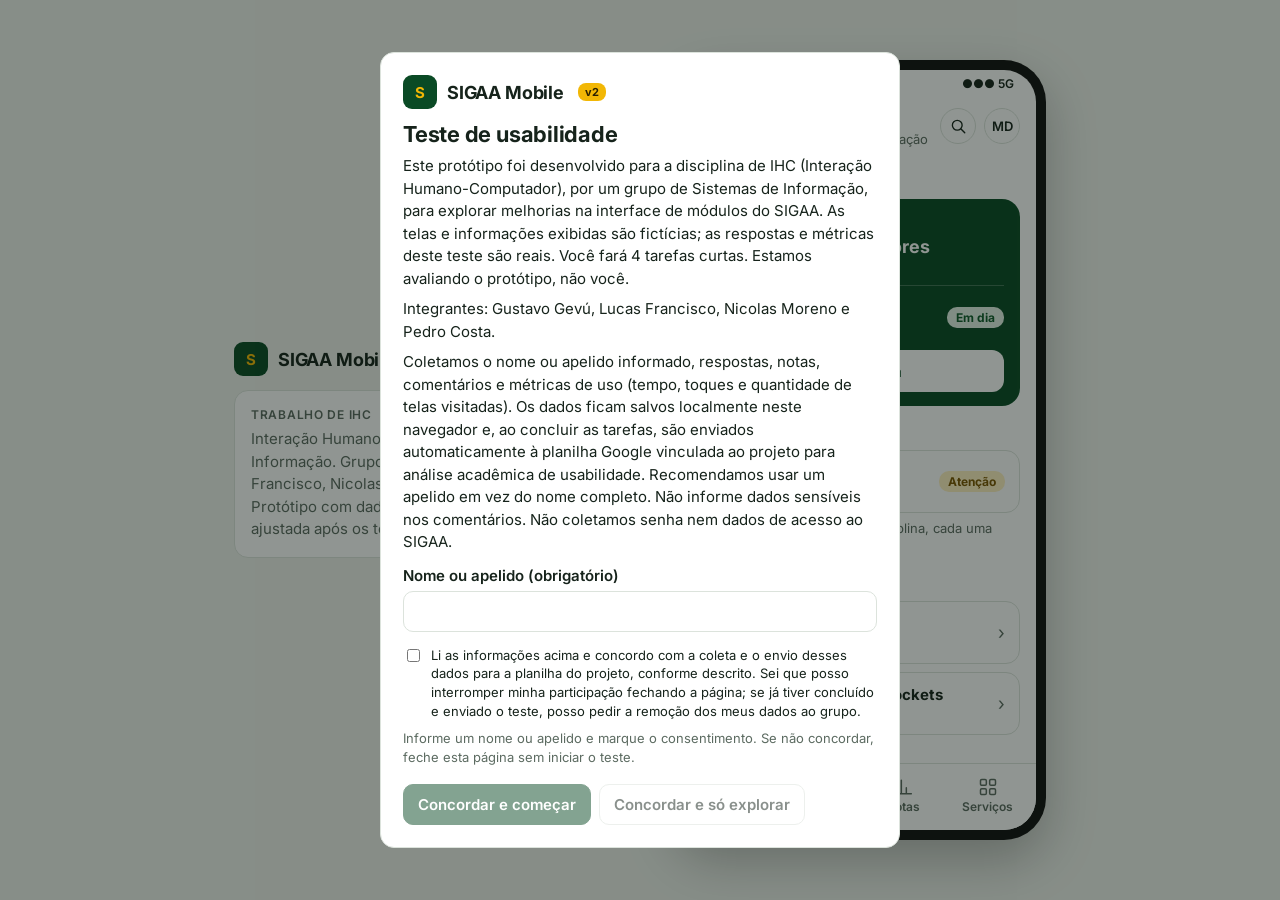
<file: index.html>
<!doctype html>
<html lang="pt-BR">
<head>
<meta charset="utf-8">
<meta name="viewport" content="width=device-width,initial-scale=1,viewport-fit=cover">
<title>SIGAA Mobile v2</title>
<link rel="stylesheet" href="https://fonts.googleapis.com/css2?family=Inter:wght@400;500;600;700&display=swap">
<link rel="stylesheet" href="assets/css/app.css">
</head>
<body>


<div class="shell">
  <aside class="side" id="side"></aside>
  <div class="stage"><div class="phone"><div class="screen" id="screen"></div></div></div>
</div>
<div id="modal"></div>

<script src="assets/js/sheets-config.js"></script>
<script src="assets/js/app.js" defer></script>

</body>
</html>
</file>
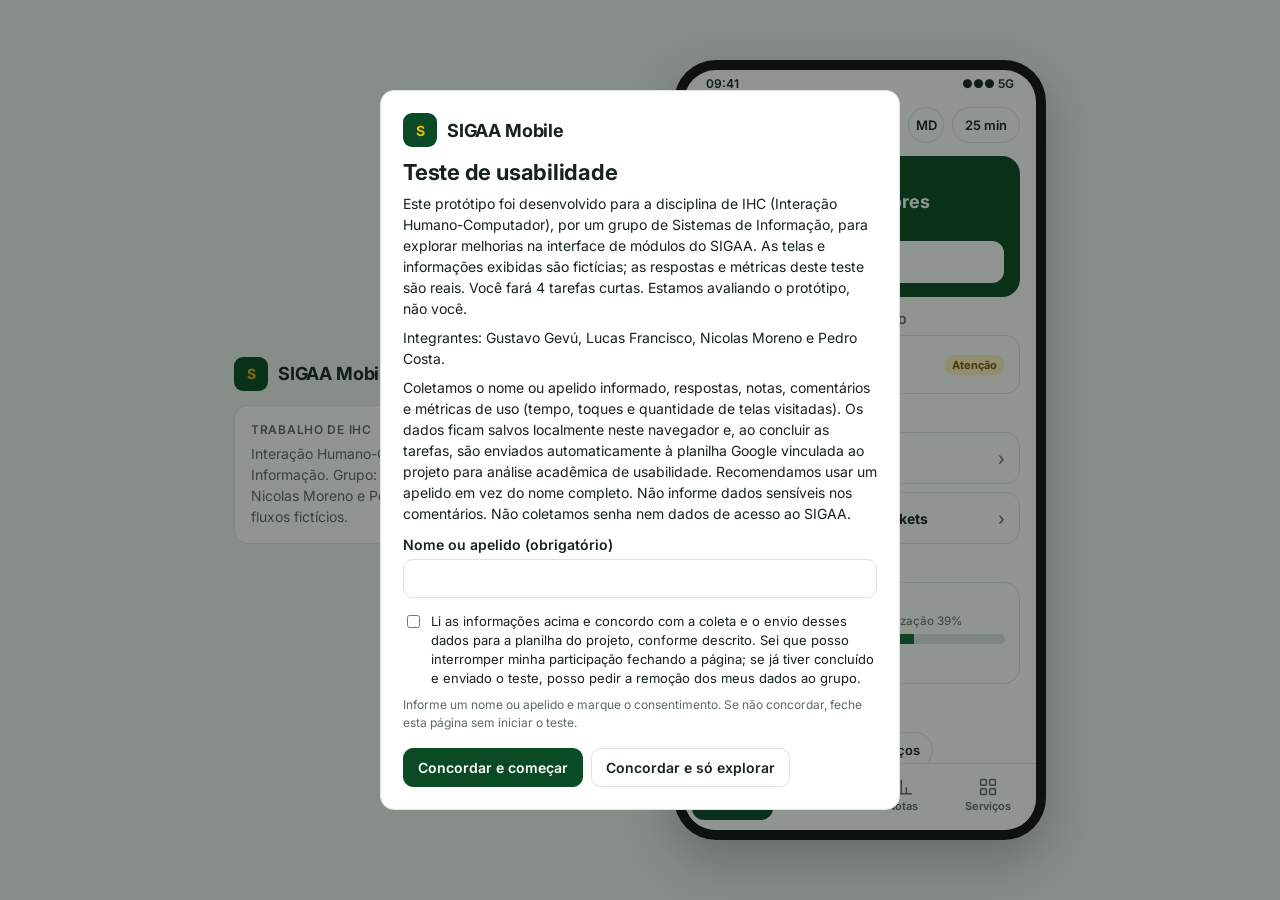
<file: v1/index.html>
<!doctype html>
<html lang="pt-BR">
<head>
<meta charset="utf-8">
<meta name="viewport" content="width=device-width,initial-scale=1,viewport-fit=cover">
<title>SIGAA Mobile v1 (protótipo testado)</title>
<link rel="stylesheet" href="https://fonts.googleapis.com/css2?family=Inter:wght@400;500;600;700&display=swap">
<link rel="stylesheet" href="assets/css/app.css">
</head>
<body>


<div class="shell">
  <aside class="side" id="side"></aside>
  <div class="stage"><div class="phone"><div class="screen" id="screen"></div></div></div>
</div>
<div id="modal"></div>

<script src="assets/js/sheets-config.js"></script>
<script src="assets/js/app.js" defer></script>

</body>
</html>
</file>
<file: assets/css/app.css>
[hidden]{display:none!important}

/* Layout: painel do facilitador à esquerda, celular à direita; no celular só a barra de tarefa e o app. */
:root{
  --bg:#EEF1EC; --panel:#FFFFFF; --ink:#16231B; --mute:#5C6B61; --line:#DCE3DC;
  --green:#0A4A25; --green2:#0F6B34; --gold:#F2B705; --goldsoft:#FFF3CC;
  --ok-bg:#E2F1E6; --ok-fg:#0F5A2B; --warn-bg:#FFF0C2; --warn-fg:#7A5600; --bad-bg:#F9DFD7; --bad-fg:#8E2A12;
  --app:#FFFFFF; --app2:#F4F6F3; --on-green:#FFFFFF; --on-green2:#D5E8DB; --shade:rgba(10,20,14,.45);
  color-scheme:light;--font:'Inter',system-ui,-apple-system,'Segoe UI',Roboto,sans-serif;
}
*{box-sizing:border-box}
html,body{height:100%}
body{margin:0;background:var(--bg);color:var(--ink);font-family:var(--font);font-size:15px;
  padding-block:0;padding-left:max(16px,env(safe-area-inset-left,0px));padding-right:max(16px,env(safe-area-inset-right,0px))}
button{font:inherit;color:inherit;cursor:pointer}
:focus-visible{outline:3px solid var(--gold);outline-offset:2px}
.shell{height:100%;display:grid;grid-template-columns:minmax(300px,400px) auto;gap:40px;justify-content:center;align-items:center;padding-block:20px}
.side{display:flex;flex-direction:column;gap:14px;min-width:0}
.brand{display:flex;align-items:center;gap:10px}
.brand b{font-size:18px;letter-spacing:-.01em}
.logo{width:34px;height:34px;border-radius:9px;background:var(--green);display:grid;place-items:center;color:var(--gold);font-weight:700}
.card{background:var(--panel);border:1px solid var(--line);border-radius:14px;padding:16px;min-width:0}
.card h3{margin:0 0 6px;font-size:12px;letter-spacing:.06em;text-transform:uppercase;color:var(--mute);font-weight:600}
.muted{color:var(--mute)}
.btn{border:1px solid var(--line);background:var(--panel);border-radius:10px;padding:10px 14px;font-weight:600}
.btn.pri{background:var(--green);border-color:var(--green);color:var(--on-green)}
.btn.gold{background:var(--gold);border-color:var(--gold);color:#2A2000}
.btn.sm{padding:6px 10px;font-size:13px}
.row{display:flex;gap:8px;flex-wrap:wrap;align-items:center}
.task-n{font-size:12px;font-weight:700;color:var(--green2);letter-spacing:.04em;text-transform:uppercase}
.task-t{font-size:16px;font-weight:600;line-height:1.35;margin:4px 0 12px}
.timer{font-variant-numeric:tabular-nums;font-weight:700}
.stars{display:flex;gap:6px}
.stars button{width:44px;height:44px;border-radius:10px;border:1px solid var(--line);background:var(--panel);font-weight:700;font-size:16px}
.stars button[aria-pressed=true]{background:var(--green);color:#fff;border-color:var(--green)}
input[type=text],input[type=number],textarea{font:inherit;width:100%;padding:10px 12px;border-radius:10px;border:1px solid var(--line);background:var(--app);color:var(--ink)}
.tog{display:flex;align-items:center;gap:8px;font-size:13px}
table{border-collapse:collapse;width:100%;font-size:13px}
th,td{padding:6px 8px;border-bottom:1px solid var(--line);text-align:left;vertical-align:top}
.scroll-x{overflow-x:auto}
.prog{height:6px;border-radius:3px;background:var(--line);overflow:hidden}.prog i{display:block;height:100%;background:var(--green2)}

/* ---------- celular ---------- */
.phone{width:372px;height:min(780px,calc(100dvh - 40px));background:#111;border-radius:42px;padding:10px;box-shadow:0 20px 50px rgba(0,0,0,.25)}
.screen{position:relative;height:100%;background:var(--app);border-radius:32px;overflow:hidden;display:flex;flex-direction:column;color:var(--ink)}
.sbar{height:26px;display:flex;justify-content:space-between;align-items:center;padding:0 22px;font-size:12px;font-weight:600;flex:none;color:var(--ink)}
.sbar.dark{background:var(--green);color:var(--on-green)}
.body{flex:1;min-height:0;overflow-y:auto;overscroll-behavior:contain;position:relative}
.pad{padding:6px 16px 18px}
.hd{display:flex;align-items:center;justify-content:space-between;padding:8px 16px 4px;gap:8px}
.hd h1{margin:0;font-size:22px;letter-spacing:-.02em;line-height:1.15}
.hd small{display:block;color:var(--mute);font-size:13px;margin-top:2px}
.pill{border:1px solid var(--line);background:var(--app);border-radius:18px;min-height:36px;padding:0 12px;font-weight:600;font-size:13px;display:inline-flex;align-items:center;gap:6px}
.pill.avatar{width:36px;padding:0;justify-content:center}
.sec{font-size:13px;color:var(--ink);font-weight:700;margin:20px 0 8px}
.item{display:flex;align-items:center;gap:10px;width:100%;text-align:left;background:var(--app);border:1px solid var(--line);border-radius:14px;padding:12px 14px;min-height:52px;margin-bottom:8px}
.item .grow{flex:1;min-width:0}
.item b{display:block;font-size:15px}
.item span.s{display:block;font-size:13px;color:var(--mute);margin-top:2px}
.chev{color:var(--mute);font-size:18px}
.chip{font-size:12px;font-weight:700;border-radius:10px;padding:3px 9px;white-space:nowrap}
.chip.ok{background:var(--ok-bg);color:var(--ok-fg)}.chip.warn{background:var(--warn-bg);color:var(--warn-fg)}.chip.bad{background:var(--bad-bg);color:var(--bad-fg)}.chip.neutral{background:var(--app2);color:var(--mute)}.chip.new{background:var(--app);color:var(--green);border:1.5px solid var(--green2)}.chip.new::before{content:'';display:inline-block;width:7px;height:7px;border-radius:50%;background:var(--green2);margin-right:5px;vertical-align:1px}
.hero{background:var(--green);color:var(--on-green);border-radius:18px;padding:14px 16px}
.hero small{color:var(--on-green2);font-size:13px;font-weight:600}
.hero h2{margin:4px 0 2px;font-size:18px}
.hero .w{display:flex;justify-content:space-between;align-items:center;gap:8px}
.hero button{margin-top:12px;width:100%;min-height:42px;border-radius:12px;border:0;background:#fff;color:var(--green);font-weight:700}
.big{font-size:46px;font-weight:700;letter-spacing:-.03em;line-height:1}
.bar{height:10px;border-radius:5px;background:var(--line);overflow:hidden;margin:10px 0 6px}.bar i{display:block;height:100%;background:var(--green2)}
.bar.warn i{background:var(--gold)}
.box{background:var(--app);border:1px solid var(--line);border-radius:16px;padding:14px;margin-bottom:10px}
.tabs{display:flex;gap:6px;padding:8px 12px 6px;background:var(--green)}
.tabs button{flex:1;min-height:40px;border-radius:12px;border:0;background:transparent;color:var(--on-green2);font-weight:600;font-size:13px;display:inline-flex;align-items:center;justify-content:center;gap:5px}
.tabs button[aria-selected=true]{background:#fff;color:var(--green)}
.thead{background:var(--green);color:var(--on-green);padding:6px 12px 8px;display:flex;align-items:center;gap:8px}
.thead .t{flex:1;min-width:0}.thead small{display:block;font-size:12px;color:var(--on-green2)}.thead b{display:block;font-size:16px;white-space:nowrap;overflow:hidden;text-overflow:ellipsis}
.ib{width:40px;height:40px;border-radius:12px;border:0;background:rgba(255,255,255,.16);color:#fff;font-size:20px;display:grid;place-items:center;flex:none}
.back{width:40px;height:40px;border-radius:12px;border:1px solid var(--line);background:var(--app);font-size:20px;display:grid;place-items:center;flex:none}
.tabbar{flex:none;display:grid;grid-template-columns:repeat(4,1fr);gap:4px;padding:6px 8px 10px;border-top:1px solid var(--line);background:var(--app)}
.tabbar button{border:0;background:transparent;border-radius:12px;min-height:50px;display:flex;flex-direction:column;align-items:center;justify-content:center;gap:2px;font-size:12px;font-weight:600;color:var(--mute)}
.tabbar button[aria-current=page]{background:var(--green);color:var(--on-green)}
.tabbar svg{width:20px;height:20px;stroke:currentColor;fill:none;stroke-width:1.8;stroke-linecap:round;stroke-linejoin:round}
.search{display:flex;align-items:center;gap:8px;border:1px solid var(--line);border-radius:14px;background:var(--app);padding:0 12px;min-height:46px}
.search input{border:0;background:transparent;padding:10px 0;outline:none;font:inherit;color:inherit;width:100%}
.toast{position:absolute;left:16px;right:16px;bottom:78px;background:#1E2A23;color:#fff;border-radius:12px;padding:12px 14px;font-size:13px;font-weight:500;box-shadow:0 8px 24px rgba(0,0,0,.3);animation:up .2s ease-out;z-index:30}
@keyframes up{from{transform:translateY(8px);opacity:0}to{transform:none;opacity:1}}
.shade{position:absolute;inset:0;background:var(--shade);z-index:20}
.sheet{position:absolute;left:0;right:0;bottom:0;background:var(--app);border-radius:24px 24px 0 0;padding:18px 18px 22px;z-index:21;animation:up .22s ease-out}
.sheet h2{margin:0 0 10px;font-size:20px}
.sheet .btn{width:100%;margin-top:8px;min-height:48px;border-radius:14px}
.sheet .btn.ghost{margin-top:22px;border:0;background:transparent;font-weight:500;color:var(--mute);text-decoration:underline}
.sk{border-radius:12px;background:linear-gradient(90deg,var(--app2),var(--line),var(--app2));background-size:200% 100%;animation:sh 1.1s linear infinite}
/* v2 */
.note{font-size:13px;color:var(--mute);line-height:1.45;margin-top:6px}
.boxt{display:block;font-size:15px}
.box.soft{background:var(--app2);border-color:transparent}
.item.static{cursor:default;background:var(--app2);border-color:transparent;min-height:48px}
.bar.warn i{background:var(--gold)}.bar.bad i{background:#B3391B}
.dot{min-width:18px;height:18px;border-radius:9px;background:var(--gold);color:#2A2000;font-size:11px;font-weight:700;display:inline-grid;place-items:center;padding:0 5px}
.pill svg{width:18px;height:18px;stroke:currentColor;fill:none;stroke-width:1.8;stroke-linecap:round;stroke-linejoin:round}
.sess{display:inline-flex;margin:2px 0 4px}
.btn.wide{width:100%;min-height:48px;border-radius:14px}
.btn.ghost{border-color:transparent;background:transparent;text-decoration:underline;font-weight:500}
.btn[disabled]{opacity:.5;cursor:default}
.ok-mark{width:56px;height:56px;border-radius:50%;background:var(--ok-bg);color:var(--ok-fg);display:grid;place-items:center;font-size:28px;font-weight:700;margin:0 auto 14px}
.faq-a{padding:0 4px 12px}
.ver{font-size:11px;font-weight:700;background:var(--gold);color:#2A2000;border-radius:8px;padding:2px 7px;margin-left:4px}
@keyframes sh{to{background-position:-200% 0}}
.empty{text-align:center;color:var(--mute);padding:28px 10px}
.topic{background:var(--app);border:1px solid var(--line);border-radius:16px;padding:12px;margin-bottom:10px}
.topic .d{font-size:13px;color:var(--mute);font-weight:600}
.topic h4{margin:2px 0 8px;font-size:14px;line-height:1.3}
.file{display:flex;justify-content:space-between;align-items:center;width:100%;min-height:42px;border-radius:10px;border:1px solid var(--line);background:var(--app2);padding:0 12px;margin-top:6px;text-align:left;font-weight:500}
.kv{display:flex;justify-content:space-between;padding:9px 0;border-bottom:1px solid var(--line);font-size:14px}.kv:last-child{border:0}
.semp{display:flex;gap:8px;margin:6px 0 12px}
.semp button{min-height:38px;padding:0 14px;border-radius:19px;border:1px solid var(--line);background:var(--app);font-weight:600}
.semp button[aria-pressed=true]{background:var(--green);color:#fff;border-color:var(--green)}
.nota-g{display:grid;grid-template-columns:repeat(4,1fr);gap:6px;margin-top:10px}
.nota-g div{background:var(--app2);border-radius:10px;padding:6px 8px;font-size:12px;color:var(--mute)}.nota-g b{display:block;color:var(--ink);font-size:15px}

/* ---------- intro / resultados ---------- */
.modal{position:fixed;inset:0;background:var(--shade);display:grid;place-items:center;z-index:100;padding:16px}
.modal .card{max-width:520px;width:100%;max-height:92dvh;overflow:auto;padding:22px}
.modal h2{margin:0 0 8px;font-size:22px;letter-spacing:-.01em}
.modal p{line-height:1.5;margin:8px 0}

@media (max-width:820px){
  .shell{grid-template-columns:1fr;grid-template-rows:auto 1fr;gap:10px;padding-block:8px;align-items:stretch}
  .side .brand,.side .desk{display:none}
  .phone{width:100%;height:100%;min-height:0;padding:0;border-radius:0;background:transparent;box-shadow:none}
  .screen{border-radius:18px;border:1px solid var(--line)}
  .stage{min-height:0}
}
@media (min-width:821px){.shell{grid-template-rows:auto}}
@media (prefers-reduced-motion:reduce){*{animation:none!important}}
</file>
<file: v1/assets/css/app.css>
[hidden]{display:none!important}

/* Layout: painel do facilitador à esquerda, celular à direita; no celular só a barra de tarefa e o app. */
:root{
  --bg:#EEF1EC; --panel:#FFFFFF; --ink:#16231B; --mute:#5C6B61; --line:#DCE3DC;
  --green:#0A4A25; --green2:#0F6B34; --gold:#F2B705; --goldsoft:#FFF3CC;
  --ok-bg:#E2F1E6; --ok-fg:#0F5A2B; --warn-bg:#FFF0C2; --warn-fg:#7A5600; --bad-bg:#F9DFD7; --bad-fg:#8E2A12;
  --app:#FFFFFF; --app2:#F4F6F3; --on-green:#FFFFFF; --on-green2:#D5E8DB; --shade:rgba(10,20,14,.45);
  color-scheme:light;--font:'Inter',system-ui,-apple-system,'Segoe UI',Roboto,sans-serif;
}
*{box-sizing:border-box}
html,body{height:100%}
body{margin:0;background:var(--bg);color:var(--ink);font-family:var(--font);font-size:14px;
  padding-block:0;padding-left:max(16px,env(safe-area-inset-left,0px));padding-right:max(16px,env(safe-area-inset-right,0px))}
button{font:inherit;color:inherit;cursor:pointer}
:focus-visible{outline:3px solid var(--gold);outline-offset:2px}
.shell{height:100%;display:grid;grid-template-columns:minmax(300px,400px) auto;gap:40px;justify-content:center;align-items:center;padding-block:20px}
.side{display:flex;flex-direction:column;gap:14px;min-width:0}
.brand{display:flex;align-items:center;gap:10px}
.brand b{font-size:18px;letter-spacing:-.01em}
.logo{width:34px;height:34px;border-radius:9px;background:var(--green);display:grid;place-items:center;color:var(--gold);font-weight:700}
.card{background:var(--panel);border:1px solid var(--line);border-radius:14px;padding:16px;min-width:0}
.card h3{margin:0 0 6px;font-size:12px;letter-spacing:.06em;text-transform:uppercase;color:var(--mute);font-weight:600}
.muted{color:var(--mute)}
.btn{border:1px solid var(--line);background:var(--panel);border-radius:10px;padding:10px 14px;font-weight:600}
.btn.pri{background:var(--green);border-color:var(--green);color:var(--on-green)}
.btn.gold{background:var(--gold);border-color:var(--gold);color:#2A2000}
.btn.sm{padding:6px 10px;font-size:13px}
.row{display:flex;gap:8px;flex-wrap:wrap;align-items:center}
.task-n{font-size:12px;font-weight:700;color:var(--green2);letter-spacing:.04em;text-transform:uppercase}
.task-t{font-size:16px;font-weight:600;line-height:1.35;margin:4px 0 12px}
.timer{font-variant-numeric:tabular-nums;font-weight:700}
.stars{display:flex;gap:6px}
.stars button{width:44px;height:44px;border-radius:10px;border:1px solid var(--line);background:var(--panel);font-weight:700;font-size:16px}
.stars button[aria-pressed=true]{background:var(--green);color:#fff;border-color:var(--green)}
input[type=text],input[type=number],textarea{font:inherit;width:100%;padding:10px 12px;border-radius:10px;border:1px solid var(--line);background:var(--app);color:var(--ink)}
.tog{display:flex;align-items:center;gap:8px;font-size:13px}
table{border-collapse:collapse;width:100%;font-size:13px}
th,td{padding:6px 8px;border-bottom:1px solid var(--line);text-align:left;vertical-align:top}
.scroll-x{overflow-x:auto}
.prog{height:6px;border-radius:3px;background:var(--line);overflow:hidden}.prog i{display:block;height:100%;background:var(--green2)}

/* ---------- celular ---------- */
.phone{width:372px;height:min(780px,calc(100dvh - 40px));background:#111;border-radius:42px;padding:10px;box-shadow:0 20px 50px rgba(0,0,0,.25)}
.screen{position:relative;height:100%;background:var(--app);border-radius:32px;overflow:hidden;display:flex;flex-direction:column;color:var(--ink)}
.sbar{height:26px;display:flex;justify-content:space-between;align-items:center;padding:0 22px;font-size:12px;font-weight:600;flex:none;color:var(--ink)}
.sbar.dark{background:var(--green);color:var(--on-green)}
.body{flex:1;min-height:0;overflow-y:auto;overscroll-behavior:contain;position:relative}
.pad{padding:6px 16px 18px}
.hd{display:flex;align-items:center;justify-content:space-between;padding:8px 16px 4px;gap:8px}
.hd h1{margin:0;font-size:22px;letter-spacing:-.02em;line-height:1.15}
.hd small{display:block;color:var(--mute);font-size:12px;margin-top:2px}
.pill{border:1px solid var(--line);background:var(--app);border-radius:18px;min-height:36px;padding:0 12px;font-weight:600;font-size:13px;display:inline-flex;align-items:center;gap:6px}
.pill.avatar{width:36px;padding:0;justify-content:center}
.sec{font-size:11px;letter-spacing:.07em;text-transform:uppercase;color:var(--mute);font-weight:700;margin:16px 0 8px}
.item{display:flex;align-items:center;gap:10px;width:100%;text-align:left;background:var(--app);border:1px solid var(--line);border-radius:14px;padding:12px 14px;min-height:52px;margin-bottom:8px}
.item .grow{flex:1;min-width:0}
.item b{display:block;font-size:14px}
.item span.s{display:block;font-size:12px;color:var(--mute);margin-top:1px}
.chev{color:var(--mute);font-size:18px}
.chip{font-size:11px;font-weight:700;border-radius:10px;padding:3px 8px;white-space:nowrap}
.chip.ok{background:var(--ok-bg);color:var(--ok-fg)}.chip.warn{background:var(--warn-bg);color:var(--warn-fg)}.chip.bad{background:var(--bad-bg);color:var(--bad-fg)}.chip.neutral{background:var(--app2);color:var(--mute)}.chip.new{background:var(--gold);color:#2A2000}
.hero{background:var(--green);color:var(--on-green);border-radius:18px;padding:14px 16px}
.hero small{color:var(--on-green2);font-size:11px;letter-spacing:.05em;text-transform:uppercase;font-weight:600}
.hero h2{margin:4px 0 2px;font-size:18px}
.hero .w{display:flex;justify-content:space-between;align-items:center;gap:8px}
.hero button{margin-top:12px;width:100%;min-height:42px;border-radius:12px;border:0;background:#fff;color:var(--green);font-weight:700}
.big{font-size:46px;font-weight:700;letter-spacing:-.03em;line-height:1}
.bar{height:10px;border-radius:5px;background:var(--line);overflow:hidden;margin:10px 0 6px}.bar i{display:block;height:100%;background:var(--green2)}
.bar.warn i{background:var(--gold)}
.box{background:var(--app);border:1px solid var(--line);border-radius:16px;padding:14px;margin-bottom:10px}
.tabs{display:flex;gap:6px;padding:8px 12px 6px;background:var(--green)}
.tabs button{flex:1;min-height:36px;border-radius:12px;border:0;background:transparent;color:var(--on-green2);font-weight:600;font-size:12.5px}
.tabs button[aria-selected=true]{background:#fff;color:var(--green)}
.thead{background:var(--green);color:var(--on-green);padding:6px 12px 8px;display:flex;align-items:center;gap:8px}
.thead .t{flex:1;min-width:0}.thead small{display:block;font-size:11px;color:var(--on-green2)}.thead b{display:block;font-size:16px;white-space:nowrap;overflow:hidden;text-overflow:ellipsis}
.ib{width:40px;height:40px;border-radius:12px;border:0;background:rgba(255,255,255,.16);color:#fff;font-size:20px;display:grid;place-items:center;flex:none}
.back{width:40px;height:40px;border-radius:12px;border:1px solid var(--line);background:var(--app);font-size:20px;display:grid;place-items:center;flex:none}
.tabbar{flex:none;display:grid;grid-template-columns:repeat(4,1fr);gap:4px;padding:6px 8px 10px;border-top:1px solid var(--line);background:var(--app)}
.tabbar button{border:0;background:transparent;border-radius:12px;min-height:50px;display:flex;flex-direction:column;align-items:center;justify-content:center;gap:2px;font-size:11px;font-weight:600;color:var(--mute)}
.tabbar button[aria-current=page]{background:var(--green);color:var(--on-green)}
.tabbar svg{width:20px;height:20px;stroke:currentColor;fill:none;stroke-width:1.8;stroke-linecap:round;stroke-linejoin:round}
.search{display:flex;align-items:center;gap:8px;border:1px solid var(--line);border-radius:14px;background:var(--app);padding:0 12px;min-height:46px}
.search input{border:0;background:transparent;padding:10px 0;outline:none;font:inherit;color:inherit;width:100%}
.toast{position:absolute;left:16px;right:16px;bottom:78px;background:#1E2A23;color:#fff;border-radius:12px;padding:12px 14px;font-size:13px;font-weight:500;box-shadow:0 8px 24px rgba(0,0,0,.3);animation:up .2s ease-out;z-index:30}
@keyframes up{from{transform:translateY(8px);opacity:0}to{transform:none;opacity:1}}
.shade{position:absolute;inset:0;background:var(--shade);z-index:20}
.sheet{position:absolute;left:0;right:0;bottom:0;background:var(--app);border-radius:24px 24px 0 0;padding:18px 18px 22px;z-index:21;animation:up .22s ease-out}
.sheet h2{margin:0 0 10px;font-size:20px}
.sheet .btn{width:100%;margin-top:8px;min-height:46px;border-radius:14px}
.sk{border-radius:12px;background:linear-gradient(90deg,var(--app2),var(--line),var(--app2));background-size:200% 100%;animation:sh 1.1s linear infinite}
@keyframes sh{to{background-position:-200% 0}}
.empty{text-align:center;color:var(--mute);padding:28px 10px}
.topic{background:var(--app);border:1px solid var(--line);border-radius:16px;padding:12px;margin-bottom:10px}
.topic .d{font-size:11px;color:var(--mute);font-weight:600}
.topic h4{margin:2px 0 8px;font-size:14px;line-height:1.3}
.file{display:flex;justify-content:space-between;align-items:center;width:100%;min-height:42px;border-radius:10px;border:1px solid var(--line);background:var(--app2);padding:0 12px;margin-top:6px;text-align:left;font-weight:500}
.kv{display:flex;justify-content:space-between;padding:9px 0;border-bottom:1px solid var(--line);font-size:13px}.kv:last-child{border:0}
.semp{display:flex;gap:8px;margin:6px 0 12px}
.semp button{min-height:38px;padding:0 14px;border-radius:19px;border:1px solid var(--line);background:var(--app);font-weight:600}
.semp button[aria-pressed=true]{background:var(--green);color:#fff;border-color:var(--green)}
.nota-g{display:grid;grid-template-columns:repeat(4,1fr);gap:6px;margin-top:10px}
.nota-g div{background:var(--app2);border-radius:10px;padding:6px 8px;font-size:11px;color:var(--mute)}.nota-g b{display:block;color:var(--ink);font-size:15px}

/* ---------- intro / resultados ---------- */
.modal{position:fixed;inset:0;background:var(--shade);display:grid;place-items:center;z-index:100;padding:16px}
.modal .card{max-width:520px;width:100%;max-height:92dvh;overflow:auto;padding:22px}
.modal h2{margin:0 0 8px;font-size:22px;letter-spacing:-.01em}
.modal p{line-height:1.5;margin:8px 0}

@media (max-width:820px){
  .shell{grid-template-columns:1fr;grid-template-rows:auto 1fr;gap:10px;padding-block:8px;align-items:stretch}
  .side .brand,.side .desk{display:none}
  .phone{width:100%;height:100%;min-height:0;padding:0;border-radius:0;background:transparent;box-shadow:none}
  .screen{border-radius:18px;border:1px solid var(--line)}
  .stage{min-height:0}
}
@media (min-width:821px){.shell{grid-template-rows:auto}}
@media (prefers-reduced-motion:reduce){*{animation:none!important}}
</file>
